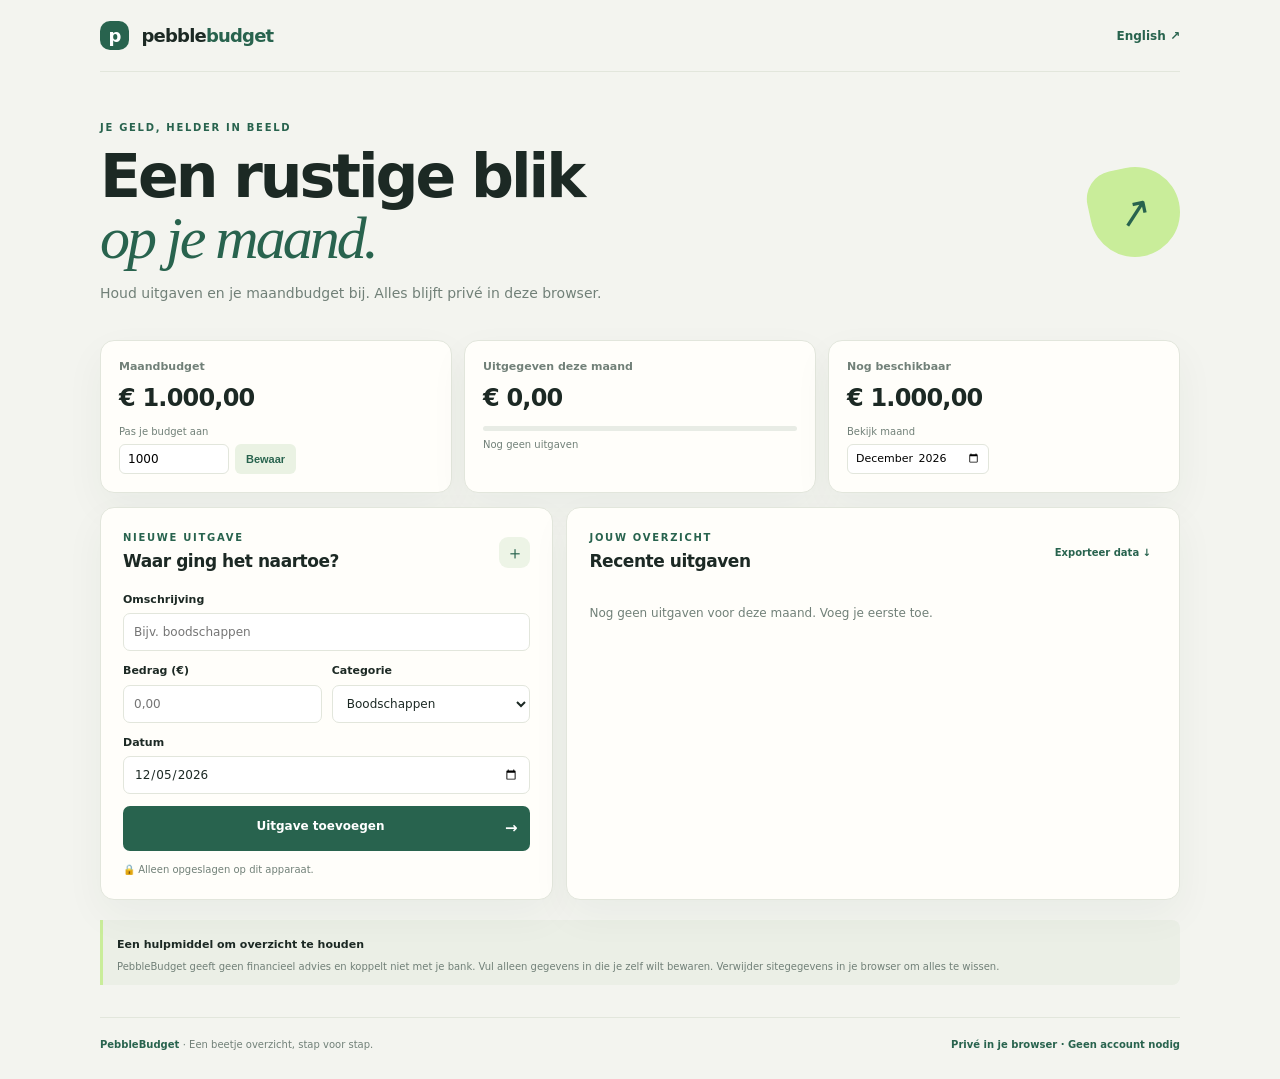
<file: index.html>
<!doctype html><html lang="nl"><head><meta charset="utf-8"><meta name="viewport" content="width=device-width,initial-scale=1"><meta name="description" content="Een eenvoudige budgetplanner die je uitgaven lokaal in je browser bewaart."><title>PebbleBudget — grip op je maand</title><link rel="stylesheet" href="styles.css"><script src="app.js" defer></script></head><body>
<header><a class="brand" href="index.html"><span class="logo">p</span> pebble<span>budget</span></a><a class="lang" href="en/index.html">English ↗</a></header><main><section class="hero"><div><p class="eyebrow">JE GELD, HELDER IN BEELD</p><h1>Een rustige blik<br><em>op je maand.</em></h1><p class="intro">Houd uitgaven en je maandbudget bij. Alles blijft privé in deze browser.</p></div><div class="hero-art" aria-hidden="true">↗</div></section>
<section class="overview"><article class="stat"><span>Maandbudget</span><strong id="budgetValue">€ 0,00</strong><label for="budgetInput">Pas je budget aan</label><div class="budget-edit"><input id="budgetInput" type="number" min="0" step="10" value="1000" aria-label="Maandbudget in euro"><button id="saveBudget">Bewaar</button></div></article><article class="stat spent"><span>Uitgegeven deze maand</span><strong id="spentValue">€ 0,00</strong><div class="meter"><i id="budgetMeter"></i></div><small id="budgetHint">Nog geen uitgaven</small></article><article class="stat remaining"><span>Nog beschikbaar</span><strong id="remainingValue">€ 0,00</strong><label for="month">Bekijk maand</label><input id="month" type="month"></article></section>
<div class="columns"><section class="panel"><div class="panel-head"><div><p class="eyebrow">NIEUWE UITGAVE</p><h2>Waar ging het naartoe?</h2></div><span class="icon">＋</span></div><form id="expenseForm"><label for="title">Omschrijving</label><input id="title" maxlength="80" required placeholder="Bijv. boodschappen"><div class="form-row"><div><label for="amount">Bedrag (€)</label><input id="amount" type="number" min="0.01" step="0.01" required placeholder="0,00"></div><div><label for="category">Categorie</label><select id="category"><option value="food">Boodschappen</option><option value="home">Wonen</option><option value="travel">Vervoer</option><option value="fun">Vrije tijd</option><option value="other">Overig</option></select></div></div><label for="date">Datum</label><input id="date" type="date" required><button class="primary" type="submit">Uitgave toevoegen <span>→</span></button></form><p class="privacy">🔒 Alleen opgeslagen op dit apparaat.</p></section>
<section class="panel transactions"><div class="panel-head"><div><p class="eyebrow">JOUW OVERZICHT</p><h2>Recente uitgaven</h2></div><button id="export" class="text-button">Exporteer data ↓</button></div><ul id="list" class="list"></ul><p id="empty" class="empty">Nog geen uitgaven voor deze maand. Voeg je eerste toe.</p></section></div>
<section class="note"><strong>Een hulpmiddel om overzicht te houden</strong><p>PebbleBudget geeft geen financieel advies en koppelt niet met je bank. Vul alleen gegevens in die je zelf wilt bewaren. Verwijder sitegegevens in je browser om alles te wissen.</p></section></main><footer><span>PebbleBudget <span>· Een beetje overzicht, stap voor stap.</span></span><span>Privé in je browser · Geen account nodig</span></footer></body></html>
</file>
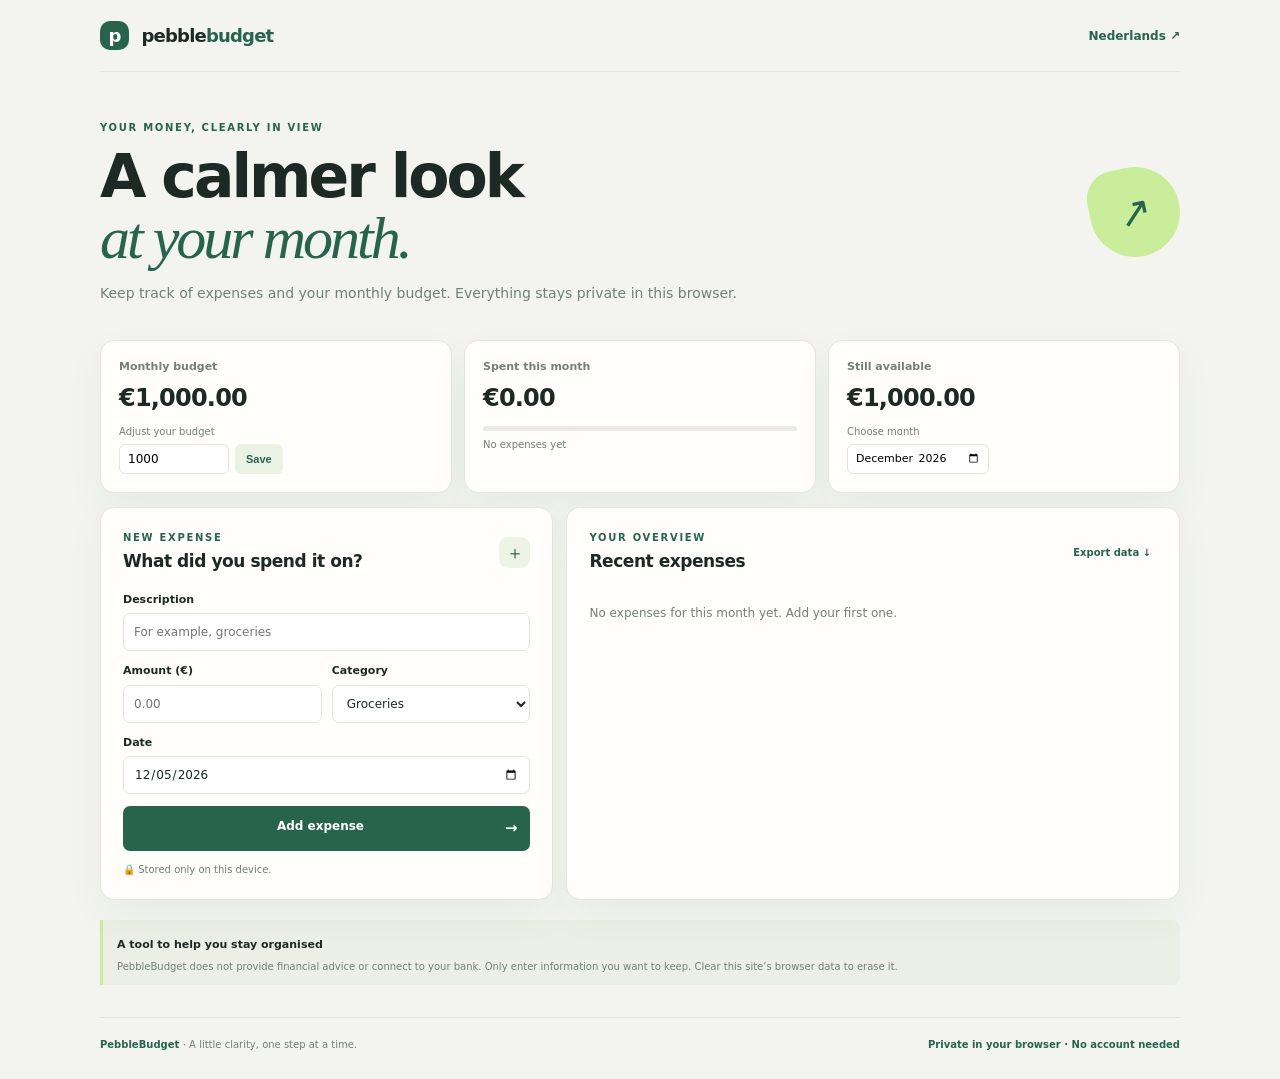
<file: en/index.html>
<!doctype html><html lang="en"><head><meta charset="utf-8"><meta name="viewport" content="width=device-width,initial-scale=1"><meta name="description" content="A simple budget planner that keeps your expenses in your browser."><title>PebbleBudget — a clearer month</title><link rel="stylesheet" href="../styles.css"><script src="app.js" defer></script></head><body>
<header><a class="brand" href="index.html"><span class="logo">p</span> pebble<span>budget</span></a><a class="lang" href="../index.html">Nederlands ↗</a></header><main><section class="hero"><div><p class="eyebrow">YOUR MONEY, CLEARLY IN VIEW</p><h1>A calmer look<br><em>at your month.</em></h1><p class="intro">Keep track of expenses and your monthly budget. Everything stays private in this browser.</p></div><div class="hero-art" aria-hidden="true">↗</div></section>
<section class="overview"><article class="stat"><span>Monthly budget</span><strong id="budgetValue">€0.00</strong><label for="budgetInput">Adjust your budget</label><div class="budget-edit"><input id="budgetInput" type="number" min="0" step="10" value="1000" aria-label="Monthly budget in euros"><button id="saveBudget">Save</button></div></article><article class="stat spent"><span>Spent this month</span><strong id="spentValue">€0.00</strong><div class="meter"><i id="budgetMeter"></i></div><small id="budgetHint">No expenses yet</small></article><article class="stat remaining"><span>Still available</span><strong id="remainingValue">€0.00</strong><label for="month">Choose month</label><input id="month" type="month"></article></section>
<div class="columns"><section class="panel"><div class="panel-head"><div><p class="eyebrow">NEW EXPENSE</p><h2>What did you spend it on?</h2></div><span class="icon">＋</span></div><form id="expenseForm"><label for="title">Description</label><input id="title" maxlength="80" required placeholder="For example, groceries"><div class="form-row"><div><label for="amount">Amount (€)</label><input id="amount" type="number" min="0.01" step="0.01" required placeholder="0.00"></div><div><label for="category">Category</label><select id="category"><option value="food">Groceries</option><option value="home">Home</option><option value="travel">Transport</option><option value="fun">Leisure</option><option value="other">Other</option></select></div></div><label for="date">Date</label><input id="date" type="date" required><button class="primary" type="submit">Add expense <span>→</span></button></form><p class="privacy">🔒 Stored only on this device.</p></section>
<section class="panel transactions"><div class="panel-head"><div><p class="eyebrow">YOUR OVERVIEW</p><h2>Recent expenses</h2></div><button id="export" class="text-button">Export data ↓</button></div><ul id="list" class="list"></ul><p id="empty" class="empty">No expenses for this month yet. Add your first one.</p></section></div>
<section class="note"><strong>A tool to help you stay organised</strong><p>PebbleBudget does not provide financial advice or connect to your bank. Only enter information you want to keep. Clear this site’s browser data to erase it.</p></section></main><footer><span>PebbleBudget <span>· A little clarity, one step at a time.</span></span><span>Private in your browser · No account needed</span></footer></body></html>
</file>
<file: styles.css>
:root{--bg:#f3f4ef;--paper:#fffefa;--ink:#1c2924;--muted:#718078;--green:#28634e;--lime:#c9ed9a;--line:#e2e6dc;--coral:#db765b;--shadow:0 15px 40px #1a39240c}*{box-sizing:border-box}body{margin:0;background:var(--bg);color:var(--ink);font-family:Inter,ui-sans-serif,system-ui,-apple-system,"Segoe UI",sans-serif;line-height:1.5}header,main,footer{width:min(1080px,calc(100% - 40px));margin:auto}header{height:72px;display:flex;align-items:center;justify-content:space-between;border-bottom:1px solid var(--line)}.brand{font-weight:800;letter-spacing:-.8px;text-decoration:none;color:var(--ink);font-size:18px}.brand>span:last-child{color:var(--green)}.logo{display:inline-grid;place-items:center;background:var(--green);color:white;border-radius:10px;width:29px;height:29px;margin-right:7px}.lang{font-size:12px;font-weight:750;color:var(--green);text-decoration:none}.hero{display:flex;align-items:center;justify-content:space-between;padding:48px 0 36px}.eyebrow{font-size:10px;letter-spacing:1.7px;font-weight:850;color:var(--green);margin:0 0 11px}.hero h1{font-size:clamp(39px,6vw,60px);line-height:1.01;letter-spacing:-3px;margin:0}.hero h1 em{font-family:Georgia,serif;color:var(--green);font-weight:400}.intro{font-size:14px;color:var(--muted);margin:15px 0 0}.hero-art{width:90px;height:90px;border-radius:28px 50% 50% 50%;display:grid;place-items:center;background:var(--lime);font-size:40px;color:var(--green);transform:rotate(-12deg)}.overview{display:grid;grid-template-columns:repeat(3,1fr);gap:12px}.stat{border:1px solid var(--line);background:var(--paper);border-radius:14px;padding:18px;box-shadow:var(--shadow);min-height:153px;display:flex;flex-direction:column}.stat>span{font-size:11px;color:var(--muted);font-weight:700}.stat strong{font-size:24px;letter-spacing:-.8px;margin:4px 0 7px}.stat label{font-size:10px;color:var(--muted);margin-top:auto;margin-bottom:5px}.stat input{font:inherit}.budget-edit{display:flex;gap:6px}.budget-edit input{width:110px;border:1px solid var(--line);border-radius:6px;padding:5px 8px;font-size:12px}.budget-edit button{background:#eaf2e3;border:0;border-radius:6px;padding:4px 11px;font-size:11px;font-weight:750;color:var(--green);cursor:pointer}.meter{height:5px;background:#e8ece5;border-radius:9px;overflow:hidden;margin:3px 0 6px}.meter i{display:block;width:0;height:100%;background:var(--green);transition:width .2s}.spent small{font-size:10px;color:var(--muted)}#month{width:max-content;border:1px solid var(--line);border-radius:6px;padding:5px 7px;font-size:11px}.columns{display:grid;grid-template-columns:.85fr 1.15fr;gap:13px;margin-top:14px}.panel{background:var(--paper);border:1px solid var(--line);border-radius:14px;padding:22px;box-shadow:var(--shadow)}.panel-head{display:flex;align-items:center;justify-content:space-between;margin-bottom:17px}.panel-head .eyebrow{margin-bottom:4px}.panel h2{font-size:17px;letter-spacing:-.45px;margin:0}.icon{width:31px;height:31px;display:grid;place-items:center;background:#edf4e6;border-radius:9px;color:var(--green);font-size:18px}form label{display:block;font-size:11px;font-weight:700;margin:0 0 5px}form input,form select{width:100%;height:38px;border:1px solid var(--line);border-radius:7px;padding:0 10px;margin-bottom:12px;background:white;color:var(--ink);font:inherit;font-size:12px}form input:focus,form select:focus,#budgetInput:focus,#month:focus{outline:2px solid #78a58a;outline-offset:1px}.form-row{display:grid;grid-template-columns:1fr 1fr;gap:10px}.primary{width:100%;border:0;border-radius:7px;padding:11px 13px;background:var(--green);color:white;font:inherit;font-size:12px;font-weight:800;cursor:pointer}.primary:hover{background:#1a513d}.primary span{float:right;font-size:15px}.privacy{font-size:10px;color:var(--muted);margin:11px 0 0}.text-button{border:0;background:transparent;color:var(--green);font:inherit;font-size:10px;font-weight:750;cursor:pointer}.list{list-style:none;padding:0;margin:0}.item{display:flex;align-items:center;gap:10px;padding:10px 0;border-top:1px solid var(--line)}.dot{width:31px;height:31px;border-radius:10px;background:#edf4e6;display:grid;place-items:center;flex:none}.item-copy{min-width:0;flex:1}.item-copy strong{display:block;font-size:12px;white-space:nowrap;overflow:hidden;text-overflow:ellipsis}.item-copy small{color:var(--muted);font-size:10px}.amount{font-size:12px;font-weight:800;white-space:nowrap}.delete{border:0;background:transparent;color:#89958d;cursor:pointer;font-size:16px}.delete:hover{color:#b54532}.empty{font-size:12px;color:var(--muted);padding:12px 0}.note{border-left:3px solid var(--lime);padding:11px 14px;margin:20px 0 32px;background:#ebefe6;border-radius:0 8px 8px 0}.note strong{font-size:11px}.note p{font-size:10px;color:var(--muted);margin:4px 0 0}footer{border-top:1px solid var(--line);padding:19px 0 27px;display:flex;justify-content:space-between;color:var(--green);font-size:10px;font-weight:750}footer span span{color:var(--muted);font-weight:400}@media(max-width:720px){header,main,footer{width:calc(100% - 30px)}.hero{padding:36px 0 27px}.hero-art{width:66px;height:66px;font-size:30px;border-radius:22px 50% 50%}.overview{grid-template-columns:1fr 1fr}.remaining{grid-column:span 2;min-height:120px}.columns{grid-template-columns:1fr}.panel{padding:18px}.hero h1{letter-spacing:-2px}}@media(max-width:420px){.overview{grid-template-columns:1fr}.remaining{grid-column:auto}.stat{min-height:128px}footer{gap:9px;flex-direction:column}}
</file>
